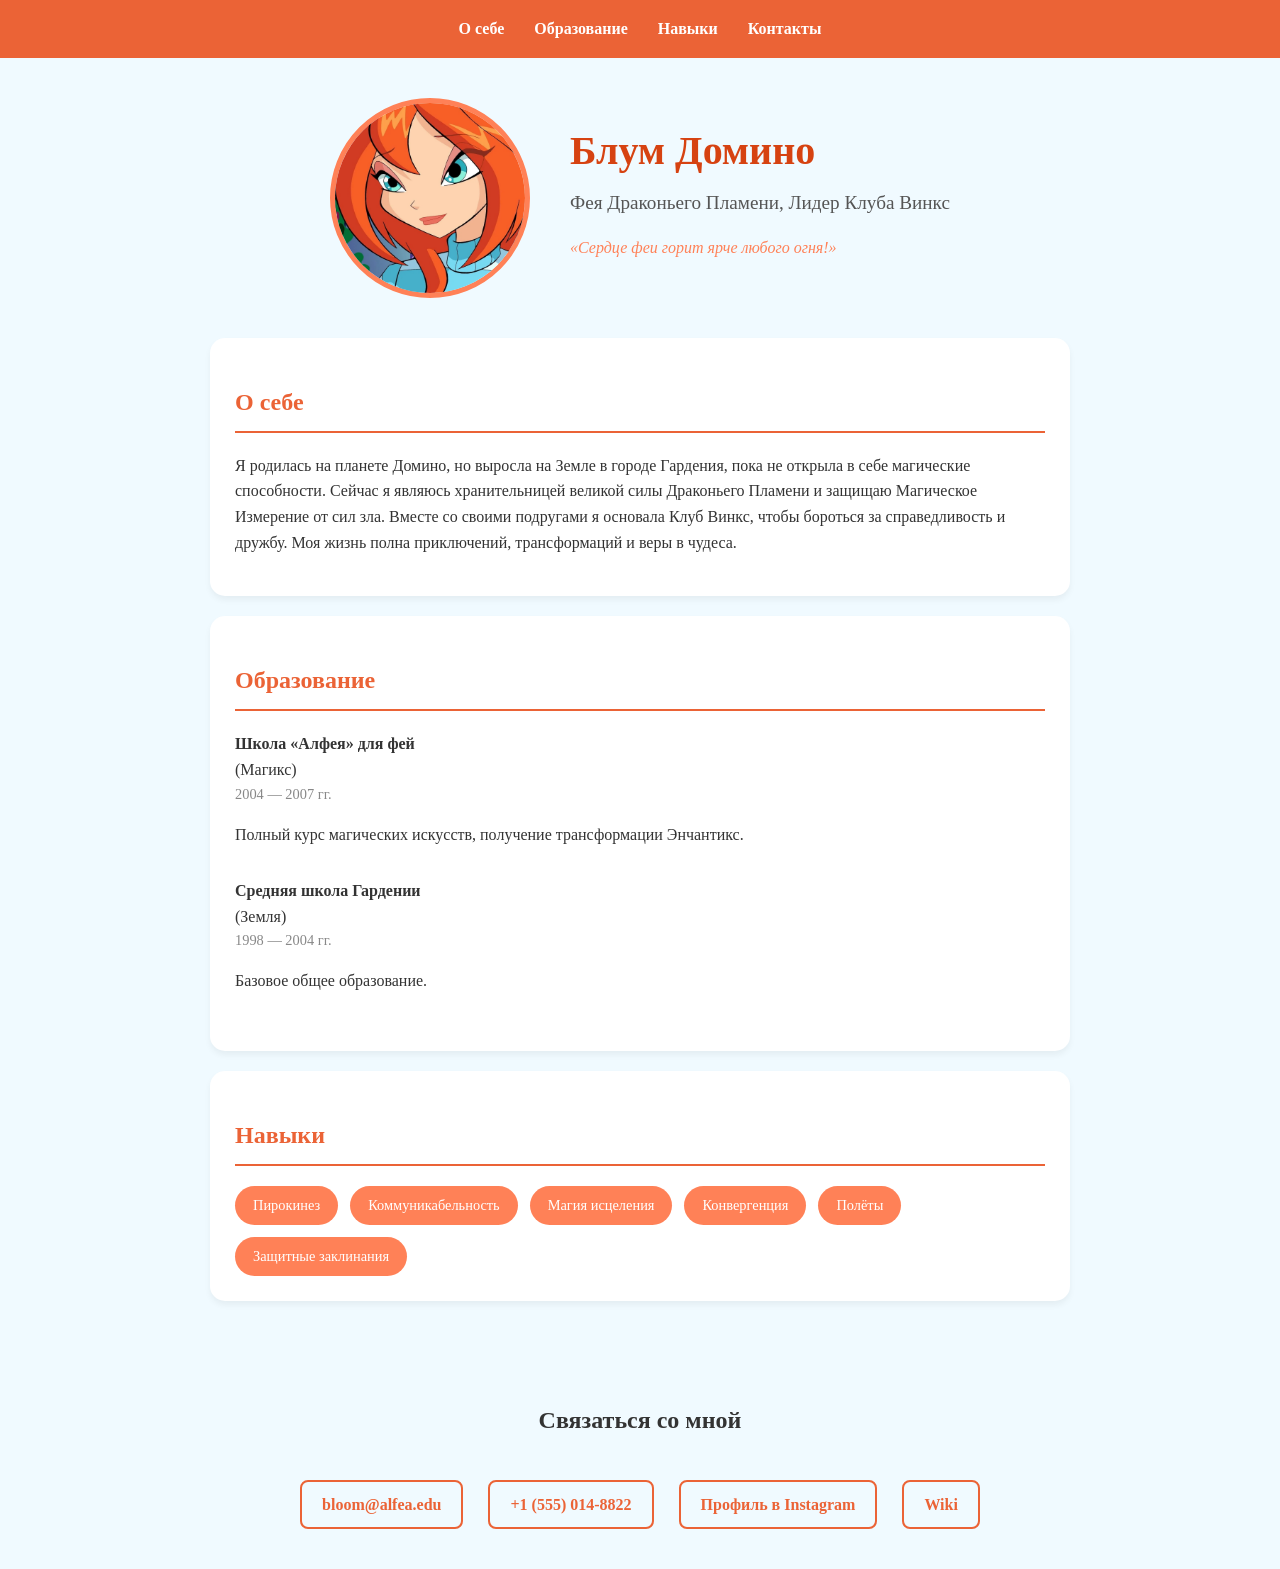
<file: task1/index.html>
<!DOCTYPE html>
<html lang="ru">
<head>
    <meta charset="utf-8">
    <meta name="viewport" content="width=device-width, initial-scale=1">
    <title>Резюме — Блум из Винкс</title>
    <link rel="stylesheet" href="style.css">
</head>
<body>

<nav class="top-nav">
    <ul class="nav-list">
        <li><a href="#about">О себе</a></li>
        <li><a href="#education">Образование</a></li>
        <li><a href="#skills">Навыки</a></li>
        <li><a href="#contacts">Контакты</a></li>
    </ul>
</nav>

<header class="main-header">
    <div class="header-content">
        <img src="bloom.jpg" alt="Блум" class="avatar">
        <div class="header-text">
            <h1>Блум Домино</h1>
            <p class="job-title">Фея Драконьего Пламени, Лидер Клуба Винкс</p>
            <p class="slogan">«Сердце феи горит ярче любого огня!»</p>
        </div>
    </div>
</header>

<main>
    <section id="about" class="section-card">
        <article>
            <h2>О себе</h2>
            <p>Я родилась на планете Домино, но выросла на Земле в городе Гардения, пока не открыла в себе магические способности.
                Сейчас я являюсь хранительницей великой силы Драконьего Пламени и защищаю Магическое Измерение от сил зла.
                Вместе со своими подругами я основала Клуб Винкс, чтобы бороться за справедливость и дружбу.
                Моя жизнь полна приключений, трансформаций и веры в чудеса.</p>
        </article>
    </section>

    <section id="education" class="section-card">
        <h2>Образование</h2>
        <ul class="education-list">
            <li>
                <strong>Школа «Алфея» для фей</strong> (Магикс)
                <span class="years">2004 — 2007 гг.</span>
                <p>Полный курс магических искусств, получение трансформации Энчантикс.</p>
            </li>
            <li>
                <strong>Средняя школа Гардении</strong> (Земля)
                <span class="years">1998 — 2004 гг.</span>
                <p>Базовое общее образование.</p>
            </li>
        </ul>
    </section>

    <section id="skills" class="section-card">
        <h2>Навыки</h2>
        <div class="skills-container">
            <span class="skill">Пирокинез</span>
            <span class="skill">Коммуникабельность</span>
            <span class="skill">Магия исцеления</span>
            <span class="skill">Конвергенция</span>
            <span class="skill">Полёты</span>
            <span class="skill">Защитные заклинания</span>
        </div>
    </section>
</main>

<footer id="contacts" class="main-footer">
    <h2>Связаться со мной</h2>
    <div class="contact-links">
        <a href="mailto:bloom@alfea.edu">bloom@alfea.edu</a>
        <a href="tel:+15550148222">+1 (555) 014-8822</a>
        <a href="https://www.instagram.com/winx5818/" target="_blank">Профиль в Instagram</a>
        <a href="https://winxopedia.fandom.com/ru/wiki/Блум" target="_blank">Wiki</a>
    </div>

</footer>

</body>
</html>
</file>
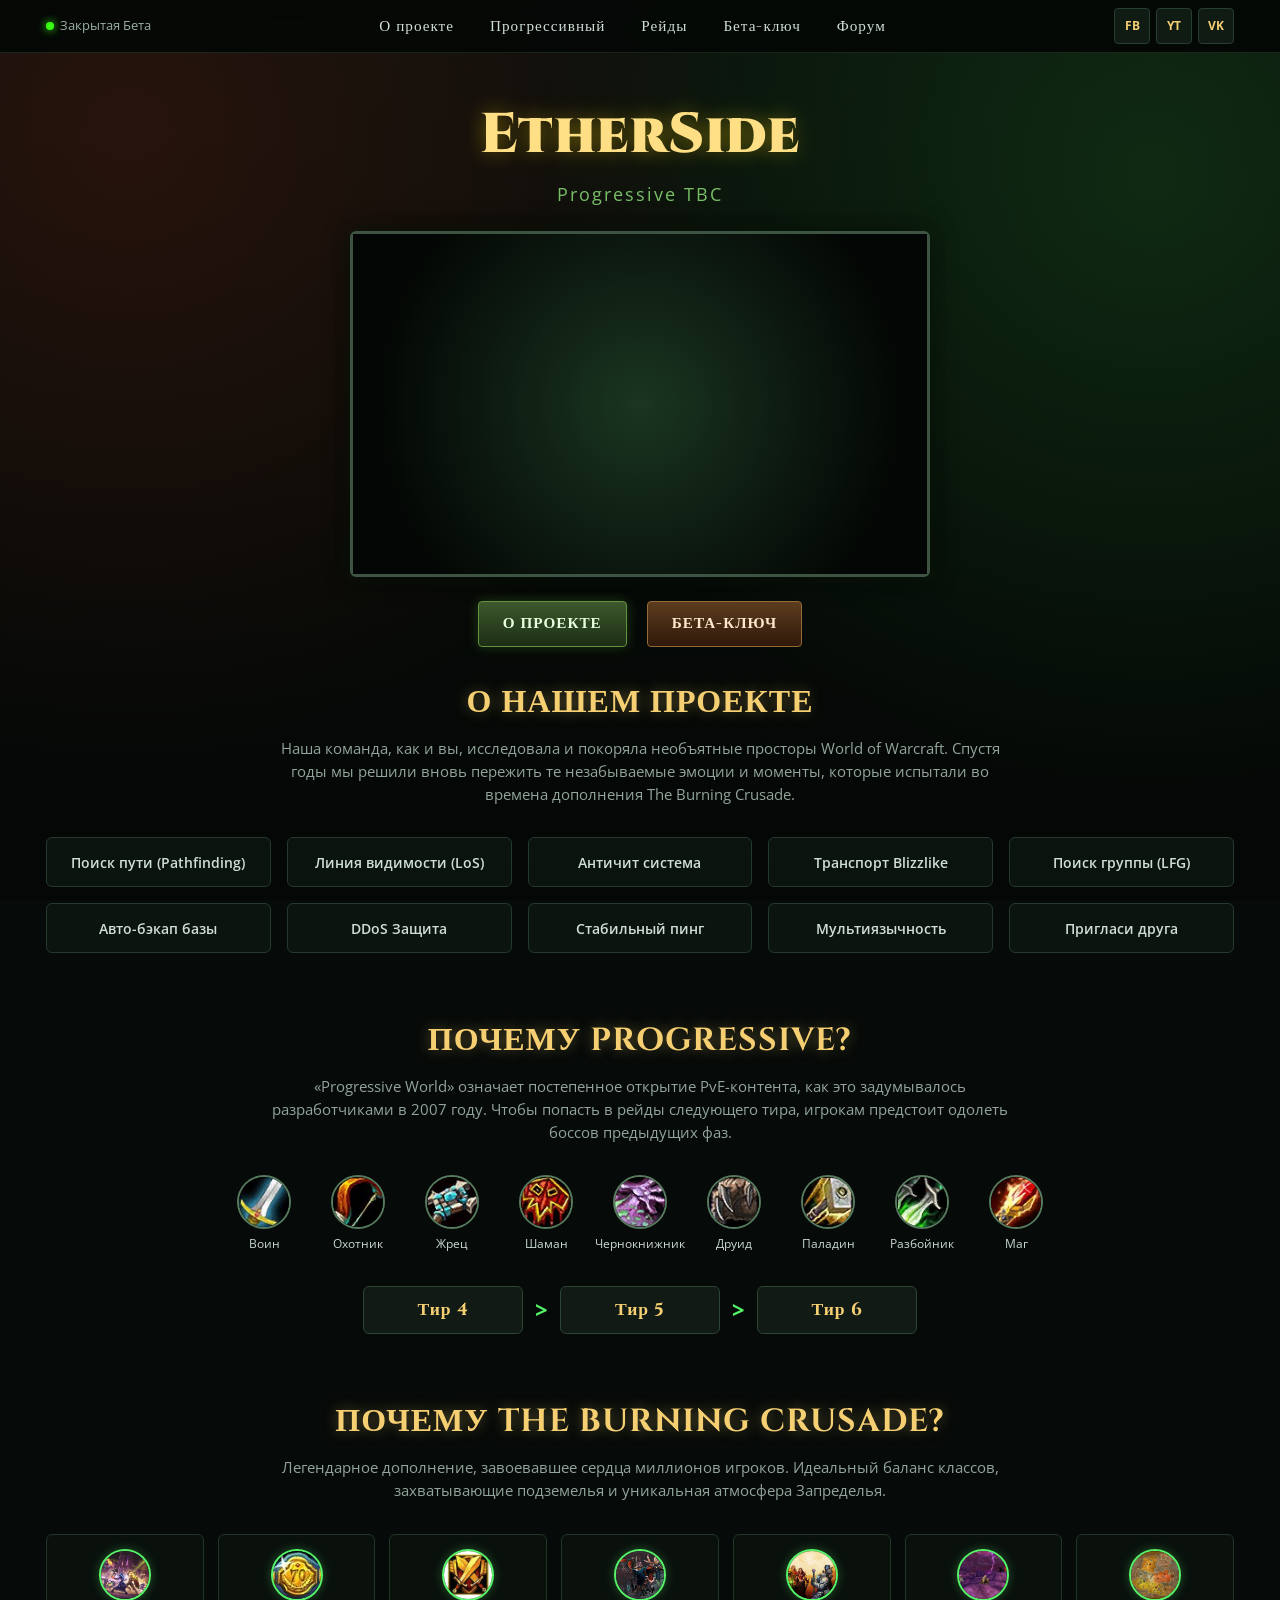
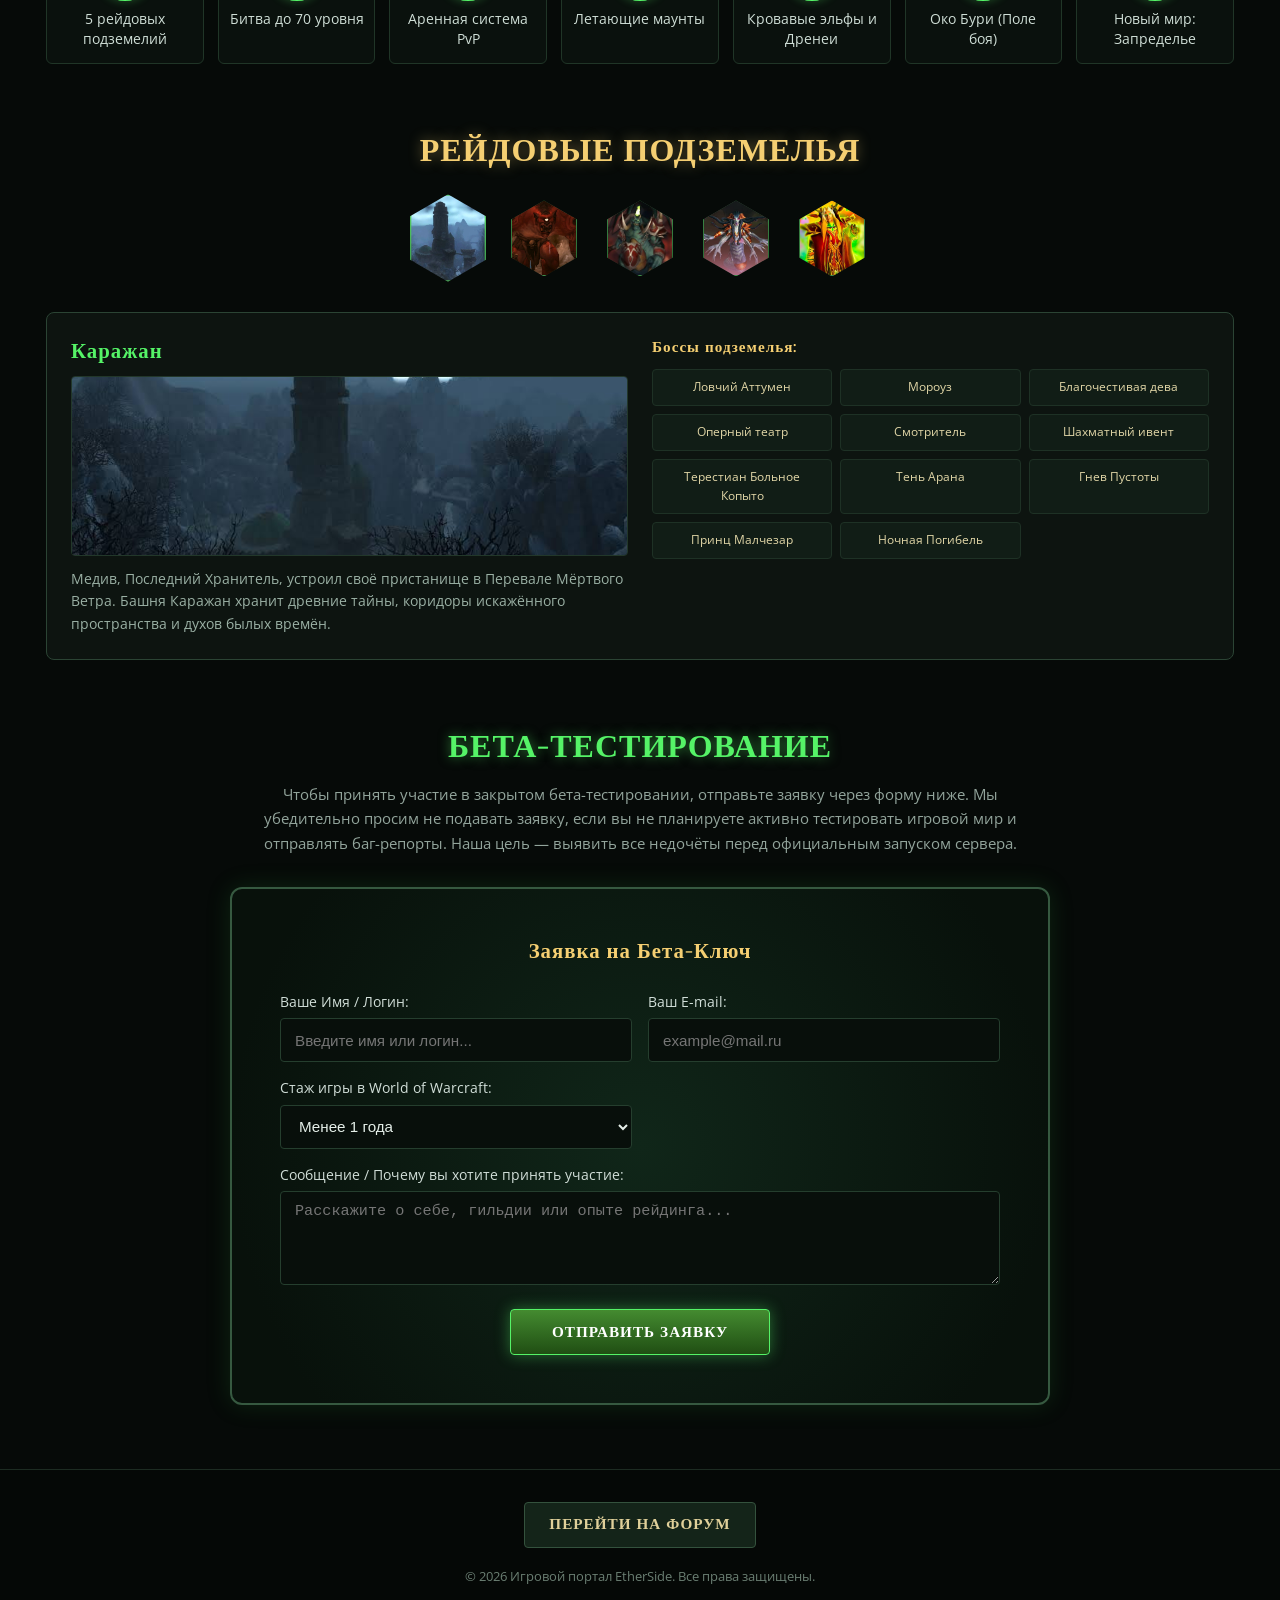
<file: task2/index.html>
<!DOCTYPE html>
<html lang="ru">
<head>
    <meta charset="UTF-8">
    <meta name="viewport" content="width=device-width, initial-scale=1.0">
    <title>EtherSide — Progressive The Burning Crusade</title>
    <link rel="stylesheet" href="style.css">
    <link rel="preconnect" href="https://fonts.googleapis.com">
    <link rel="preconnect" href="https://fonts.gstatic.com" crossorigin>
    <link href="https://fonts.googleapis.com/css2?family=Cinzel:wght@600;700;900&family=Open+Sans:wght@400;600&display=swap" rel="stylesheet">
</head>
<body>

<header class="top-bar">
    <div class="container top-bar-content">

        <div class="status-box">
            <span class="status-glow-dot"></span> Закрытая Бета
        </div>

        <nav class="site-nav">
            <ul class="nav-menu">
                <li class="nav-item"><a href="#about" class="nav-link">О проекте</a></li>
                <li class="nav-item"><a href="#why-progressive" class="nav-link">Прогрессивный</a></li>
                <li class="nav-item"><a href="#raids" class="nav-link">Рейды</a></li>
                <li class="nav-item"><a href="#beta-key" class="nav-link">Бета-ключ</a></li>
                <li class="nav-item"><a href="#" class="nav-link">Форум</a></li>
            </ul>
        </nav>

        <button class="menu-toggle" aria-label="Открыть мобильное меню">
            <span class="hamburger-line"></span>
            <span class="hamburger-line"></span>
            <span class="hamburger-line"></span>
        </button>

        <div class="social-links">
            <a href="https://www.facebook.com/etherside/" class="social-btn" title="Facebook">FB</a>
            <a href="https://www.youtube.com/hashtag/etherside" class="social-btn" title="YouTube">YT</a>
            <a href="https://vk.ru/etherside_com" class="social-btn" title="Вконтакте">VK</a>
        </div>
    </div>

</header>

<section class="hero-section">
    <div class="container hero-content">
        <div class="logo-box">
            <h1 class="logo-title">EtherSide</h1>
            <p class="logo-subtitle">Progressive TBC</p>
        </div>


        <div class="portal-frame">
            <div class="portal-screen">
                <iframe
                        src="https://www.youtube.com/embed/IBHL_-biMrQ?si=1_rrmetNTOpdJfbw&amp;start=7"
                        title="EtherSide Trailer"
                        allow="accelerometer; autoplay; clipboard-write; encrypted-media; gyroscope; picture-in-picture; web-share"
                        allowfullscreen>
                </iframe>
            </div>
        </div>

        <div class="hero-buttons">
            <a href="#about" class="btn btn-primary">О проекте</a>
            <a href="#beta-key" class="btn btn-secondary">Бета-ключ</a>
        </div>
    </div>
</section>

<main class="page-layout-grid">

    <section id="about" class="content-section">
        <div class="container">
            <h2 class="section-title">О нашем проекте</h2>
            <p class="section-desc">
                Наша команда, как и вы, исследовала и покоряла необъятные просторы World of Warcraft.
                Спустя годы мы решили вновь пережить те незабываемые эмоции и моменты, которые испытали во времена дополнения The Burning Crusade.
            </p>

            <div class="features-grid">
                <div class="feature-item">Поиск пути (Pathfinding)</div>
                <div class="feature-item">Линия видимости (LoS)</div>
                <div class="feature-item">Античит система</div>
                <div class="feature-item">Транспорт Blizzlike</div>
                <div class="feature-item">Поиск группы (LFG)</div>
                <div class="feature-item">Авто-бэкап базы</div>
                <div class="feature-item">DDoS Защита</div>
                <div class="feature-item">Стабильный пинг</div>
                <div class="feature-item">Мультиязычность</div>
                <div class="feature-item">Пригласи друга</div>
            </div>
        </div>
    </section>

    <section id="why-progressive" class="content-section">
        <div class="container">
            <h2 class="section-title">Почему Progressive?</h2>
            <p class="section-desc">
                «Progressive World» означает постепенное открытие PvE-контента, как это задумывалось разработчиками в 2007 году.
                Чтобы попасть в рейды следующего тира, игрокам предстоит одолеть боссов предыдущих фаз.
            </p>

            <div class="classes-row">
                <div class="class-card">
                    <div class="class-img-box"><img src="img/class-warrior.jpg" alt="Воин"></div>
                    <span class="class-name">Воин</span>
                </div>
                <div class="class-card">
                    <div class="class-img-box"><img src="img/class-hunter.jpg" alt="Охотник"></div>
                    <span class="class-name">Охотник</span>
                </div>
                <div class="class-card">
                    <div class="class-img-box"><img src="img/class-priest.jpg" alt="Жрец"></div>
                    <span class="class-name">Жрец</span>
                </div>
                <div class="class-card">
                    <div class="class-img-box"><img src="img/class-shaman.jpg" alt="Шаман"></div>
                    <span class="class-name">Шаман</span>
                </div>
                <div class="class-card">
                    <div class="class-img-box"><img src="img/class-warlock.jpg" alt="Чернокнижник"></div>
                    <span class="class-name">Чернокнижник</span>
                </div>
                <div class="class-card">
                    <div class="class-img-box"><img src="img/class-druid.jpg" alt="Друид"></div>
                    <span class="class-name">Друид</span>
                </div>
                <div class="class-card">
                    <div class="class-img-box"><img src="img/class-paladin.jpg" alt="Паладин"></div>
                    <span class="class-name">Паладин</span>
                </div>
                <div class="class-card">
                    <div class="class-img-box"><img src="img/class-rogue.jpg" alt="Разбойник"></div>
                    <span class="class-name">Разбойник</span>
                </div>
                <div class="class-card">
                    <div class="class-img-box"><img src="img/class-mage.jpg" alt="Маг"></div>
                    <span class="class-name">Маг</span>
                </div>
            </div>

            <div class="tiers-flow">
                <div class="tier-card"><span class="tier-title">Тир 4</span></div>
                <div class="tier-next">&gt;</div>
                <div class="tier-card"><span class="tier-title">Тир 5</span></div>
                <div class="tier-next">&gt;</div>
                <div class="tier-card"><span class="tier-title">Тир 6</span></div>
            </div>
        </div>
    </section>

    <section class="content-section">
        <div class="container">
            <h2 class="section-title">Почему The Burning Crusade?</h2>
            <p class="section-desc">
                Легендарное дополнение, завоевавшее сердца миллионов игроков. Идеальный баланс классов, захватывающие подземелья и уникальная атмосфера Запределья.
            </p>

            <div class="tbc-features-grid">
                <div class="tbc-feature-badge">
                    <div class="badge-ring">
                        <img src="img/tbc-raids.jpg" alt="5 рейдов" >
                    </div>
                    <span>5 рейдовых подземелий</span>
                </div>

                <div class="tbc-feature-badge">
                    <div class="badge-ring">
                        <img src="img/tbc-level70.jpg" alt="70 уровень">
                    </div>
                    <span>Битва до 70 уровня</span>
                </div>

                <div class="tbc-feature-badge">
                    <div class="badge-ring">
                        <img src="img/tbc-pvp.jpg" alt="PvP Арены">
                    </div>
                    <span>Аренная система PvP</span>
                </div>

                <div class="tbc-feature-badge">
                    <div class="badge-ring">
                        <img src="img/tbc-mounts.jpg" alt="Летающие маунты">
                    </div>
                    <span>Летающие маунты</span>
                </div>

                <div class="tbc-feature-badge">
                    <div class="badge-ring">
                        <img src="img/tbc-races.jpg" alt="Новые расы">
                    </div>
                    <span>Кровавые эльфы и Дренеи</span>
                </div>

                <div class="tbc-feature-badge">
                    <div class="badge-ring">
                        <img src="img/tbc-bg.jpg" alt="Око Бури">
                    </div>
                    <span>Око Бури (Поле боя)</span>
                </div>

                <div class="tbc-feature-badge">
                    <div class="badge-ring">
                        <img src="img/tbc-outland.jpg" alt="Запределье">
                    </div>
                    <span>Новый мир: Запределье</span>
                </div>
            </div>
        </div>
    </section>

    <section id="raids" class="content-section">
        <div class="container">
            <h2 class="section-title">Рейдовые подземелья</h2>

            <input type="radio" name="dungeon-select" id="dungeon-tab-1" class="dungeon-radio" checked>
            <input type="radio" name="dungeon-select" id="dungeon-tab-2" class="dungeon-radio">
            <input type="radio" name="dungeon-select" id="dungeon-tab-3" class="dungeon-radio">
            <input type="radio" name="dungeon-select" id="dungeon-tab-4" class="dungeon-radio">
            <input type="radio" name="dungeon-select" id="dungeon-tab-5" class="dungeon-radio">

            <div class="hex-tabs-row">
                <label for="dungeon-tab-1" class="hex-tab" id="label-dungeon-1" >
                    <div class="hexagon-shape">
                        <img src="img/raid-karazhan-icon.jpg" alt="Каражан" >
                    </div>
                </label>

                <label for="dungeon-tab-2" class="hex-tab" id="label-dungeon-2">
                    <div class="hexagon-shape">
                        <img src="img/raid-gruul-icon.jpg" alt="Логово Груула" >
                    </div>
                </label>

                <label for="dungeon-tab-3" class="hex-tab" id="label-dungeon-3">
                    <div class="hexagon-shape">
                        <img src="img/raid-magtheridon-icon.jpg" alt="Логово Магтеридона" >
                    </div>
                </label>

                <label for="dungeon-tab-4" class="hex-tab" id="label-dungeon-4">
                    <div class="hexagon-shape">
                        <img src="img/raid-ssc-icon.jpg" alt="Змеиное святилище">
                    </div>
                </label>

                <label for="dungeon-tab-5" class="hex-tab" id="label-dungeon-5">
                    <div class="hexagon-shape">
                        <img src="img/raid-tk-icon.jpg" alt="Крепость Бурь" >
                    </div>
                </label>
            </div>

            <div class="dungeon-cards-wrap">


                <article class="dungeon-view" id="view-karazhan">
                    <div class="dungeon-main-info">
                        <h3 class="dungeon-view-title">Каражан</h3>
                        <div class="dungeon-big-img-box">
                            <img src="img/raid-karazhan-big.jpg" alt="Арт Каражана">
                        </div>
                        <p class="dungeon-lore">
                            Медив, Последний Хранитель, устроил своё пристанище в Перевале Мёртвого Ветра. Башня Каражан хранит древние тайны, коридоры искажённого пространства и духов былых времён.
                        </p>
                    </div>
                    <div class="dungeon-bosses-box">
                        <h4>Боссы подземелья:</h4>
                        <div class="boss-grid">
                            <span class="boss-tag">Ловчий Аттумен</span>
                            <span class="boss-tag">Мороуз</span>
                            <span class="boss-tag">Благочестивая дева</span>
                            <span class="boss-tag">Оперный театр</span>
                            <span class="boss-tag">Смотритель</span>
                            <span class="boss-tag">Шахматный ивент</span>
                            <span class="boss-tag">Терестиан Больное Копыто</span>
                            <span class="boss-tag">Тень Арана</span>
                            <span class="boss-tag">Гнев Пустоты</span>
                            <span class="boss-tag">Принц Малчезар</span>
                            <span class="boss-tag">Ночная Погибель</span>
                        </div>
                    </div>
                </article>


                <article class="dungeon-view" id="view-gruul">
                    <div class="dungeon-main-info">
                        <h3 class="dungeon-view-title">Логово Груула</h3>
                        <div class="dungeon-big-img-box">
                            <img src="img/raid-gruul-big.jpg" alt="Арт Логова Груула">
                        </div>
                        <p class="dungeon-lore">
                            В глубинах Острогорья восседает Груул Драконобой — прародитель гроннов. Его чудовищная сила заставила даже драконов Смертокрыла трепетать от страха.
                        </p>
                    </div>
                    <div class="dungeon-bosses-box">
                        <h4>Боссы подземелья:</h4>
                        <div class="boss-grid">
                            <span class="boss-tag">Король Молгар</span>
                            <span class="boss-tag">Груул Драконобой</span>
                        </div>
                    </div>
                </article>


                <article class="dungeon-view" id="view-magtheridon">
                    <div class="dungeon-main-info">
                        <h3 class="dungeon-view-title">Логово Магтеридона</h3>
                        <div class="dungeon-big-img-box">
                            <img src="img/raid-magtheridon-big.jpg" alt="Арт Магтеридона" >
                        </div>
                        <p class="dungeon-lore">
                            Под Цитаделью Адского Пламени заточён бывший владыка Запределья — властитель преисподней Магтеридон, чья кровь используется для создания орков Скверны.
                        </p>
                    </div>
                    <div class="dungeon-bosses-box">
                        <h4>Боссы подземелья:</h4>
                        <div class="boss-grid">
                            <span class="boss-tag">Магтеридон</span>
                        </div>
                    </div>
                </article>


                <article class="dungeon-view" id="view-ssc">
                    <div class="dungeon-main-info">
                        <h3 class="dungeon-view-title">Змеиное святилище</h3>
                        <div class="dungeon-big-img-box">
                            <img src="img/raid-ssc-big.jpg" alt="Арт Змеиного святилища" >
                        </div>
                        <p class="dungeon-lore">
                            Обитель леди Вайш на дне Резервуара Кривого Клыка в Зангартопи. Наги выкачивают драгоценную воду Запределья для контроля над всем регионом.
                        </p>
                    </div>
                    <div class="dungeon-bosses-box">
                        <h4>Боссы подземелья:</h4>
                        <div class="boss-grid">
                            <span class="boss-tag">Гидросс Расколотый</span>
                            <span class="boss-tag">Скрытень из глубин</span>
                            <span class="boss-tag">Леотерас Слепец</span>
                            <span class="boss-tag">Повелитель глубин Каратресс</span>
                            <span class="boss-tag">Морогрим Волноступ</span>
                            <span class="boss-tag">Леди Вайш</span>
                        </div>
                    </div>
                </article>


                <article class="dungeon-view" id="view-tk">
                    <div class="dungeon-main-info">
                        <h3 class="dungeon-view-title">Крепость Бурь</h3>
                        <div class="dungeon-big-img-box">
                            <img src="img/raid-tk-big.jpg" alt="Арт Крепости Бурь">
                        </div>
                        <p class="dungeon-lore">
                            Величественный наару-корабль, парящий в небесах Пустоверти. Здесь принц Кель'тас Солнечный Скиталец накапливает колоссальные объёмы тайной магии.
                        </p>
                    </div>
                    <div class="dungeon-bosses-box">
                        <h4>Боссы подземелья:</h4>
                        <div class="boss-grid">
                            <span class="boss-tag">Ал'ар (Феникс)</span>
                            <span class="boss-tag">Страж Бездны</span>
                            <span class="boss-tag">Верховный звездочет Солариан</span>
                            <span class="boss-tag">Кель'тас Солнечный Скиталец</span>
                        </div>
                    </div>
                </article>

            </div>
        </div>
    </section>


    <section id="beta-key" class="content-section form-section">

        <div class="container">
            <div class="beta-info-card">
                <h2 class="section-title glow-green">Бета-тестирование</h2>
                <p class="beta-rules-text">
                    Чтобы принять участие в закрытом бета-тестировании, отправьте заявку через форму ниже. Мы убедительно просим не подавать заявку, если вы не планируете активно тестировать игровой мир и отправлять баг-репорты. Наша цель — выявить все недочёты перед официальным запуском сервера.
                </p>
            </div>

            <div class="portal-form-wrapper">
                <h3 class="form-title">Заявка на Бета-Ключ</h3>

                <form class="beta-form" onsubmit="return false;">
                    <div class="form-grid">

                        <div class="form-group">
                            <label for="userName" class="form-label">Ваше Имя / Логин:</label>
                            <input type="text" id="userName" name="userName" class="form-input" placeholder="Введите имя или логин..." required>
                        </div>

                        <div class="form-group">
                            <label for="userEmail" class="form-label">Ваш E-mail:</label>
                            <input type="email" id="userEmail" name="userEmail" class="form-input" placeholder="example@mail.ru" required>
                        </div>

                        <div class="form-group">
                            <label for="userExp" class="form-label">Стаж игры в World of Warcraft:</label>
                            <select id="userExp" name="userExp" class="form-select">
                                <option value="1">Менее 1 года</option>
                                <option value="3">От 1 до 3 лет</option>
                                <option value="5">От 3 до 5 лет</option>
                                <option value="7">Ветеран TBC</option>
                            </select>
                        </div>

                        <div class="form-group full-width">
                            <label for="userMessage" class="form-label">Сообщение / Почему вы хотите принять участие:</label>
                            <textarea id="userMessage" name="userMessage" rows="4" class="form-textarea" placeholder="Расскажите о себе, гильдии или опыте рейдинга..." required></textarea>
                        </div>

                    </div>

                    <div class="form-actions">
                        <button type="submit" class="btn btn-submit">Отправить заявку</button>
                    </div>
                </form>
            </div>
        </div>
    </section>

</main>

<footer class="site-footer">
    <div class="container footer-content">
        <a href="#" class="btn btn-forum">Перейти на форум</a>
        <p class="copyright">© 2026 Игровой портал EtherSide. Все права защищены.</p>
    </div>
</footer>

</body>
</html>
</file>
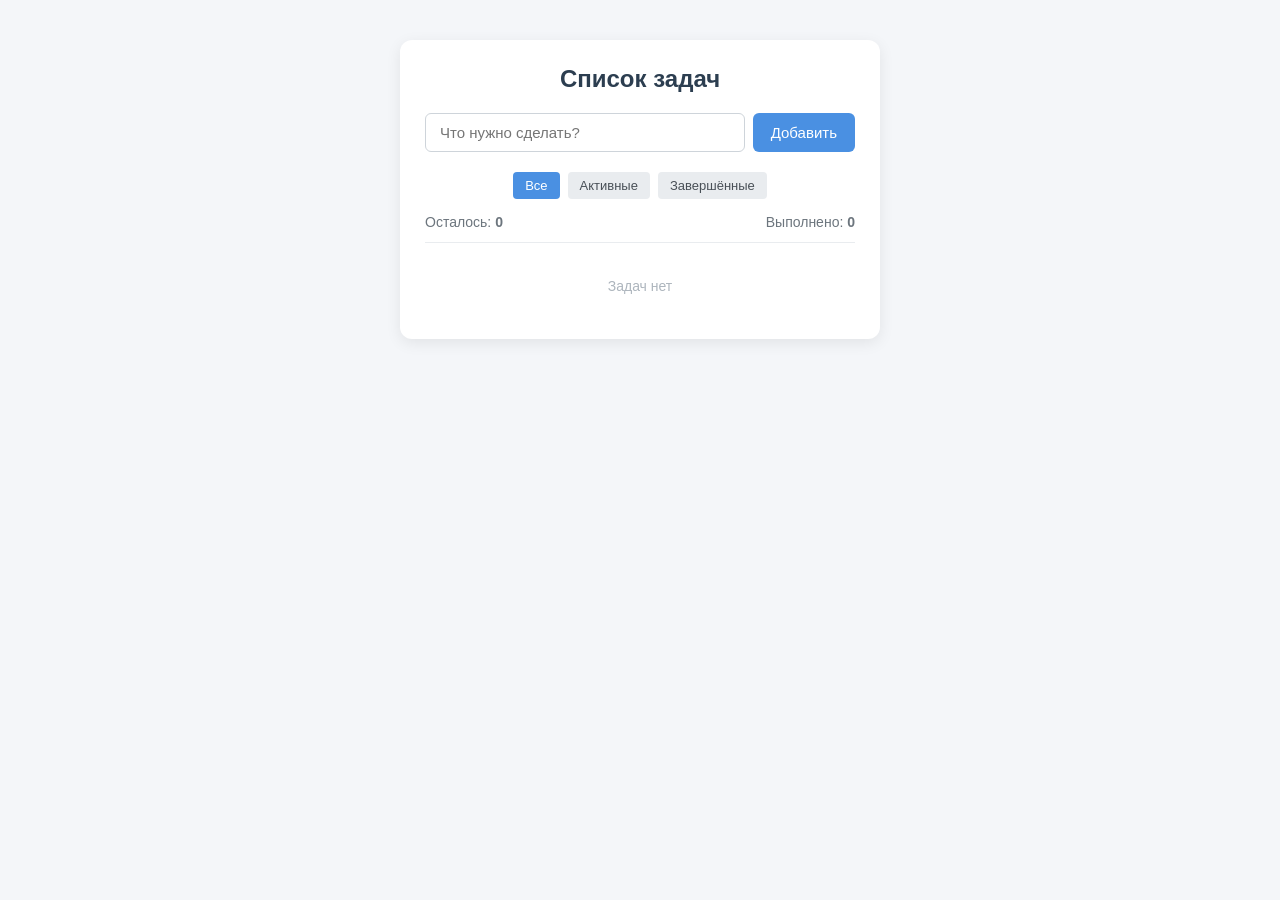
<file: task3/index.html>
<!DOCTYPE html>
<html lang="ru">
<head>
    <meta charset="UTF-8">
    <meta name="viewport" content="width=device-width, initial-scale=1.0">
    <title>Todo List</title>
    <link rel="stylesheet" href="style.css">
    <script src="script.js" defer></script>
</head>
<body>
<div class="todo-app">
    <h1>Список задач</h1>

    <form id="todo-form" class="todo-form">
        <input
                type="text"
                id="todo-input"
                placeholder="Что нужно сделать?"
                autocomplete="off"
        >
        <button type="submit" id="add-btn">Добавить</button>
    </form>

    <div class="filters">
        <button type="button" class="filter-btn active" data-filter="all">Все</button>
        <button type="button" class="filter-btn" data-filter="active">Активные</button>
        <button type="button" class="filter-btn" data-filter="completed">Завершённые</button>
    </div>

    <div class="counters">
        <span>Осталось: <strong id="remaining-count">0</strong></span>
        <span>Выполнено: <strong id="completed-count">0</strong></span>
    </div>

    <ul id="todo-list" class="todo-list"></ul>
</div>
</body>
</html>
</file>
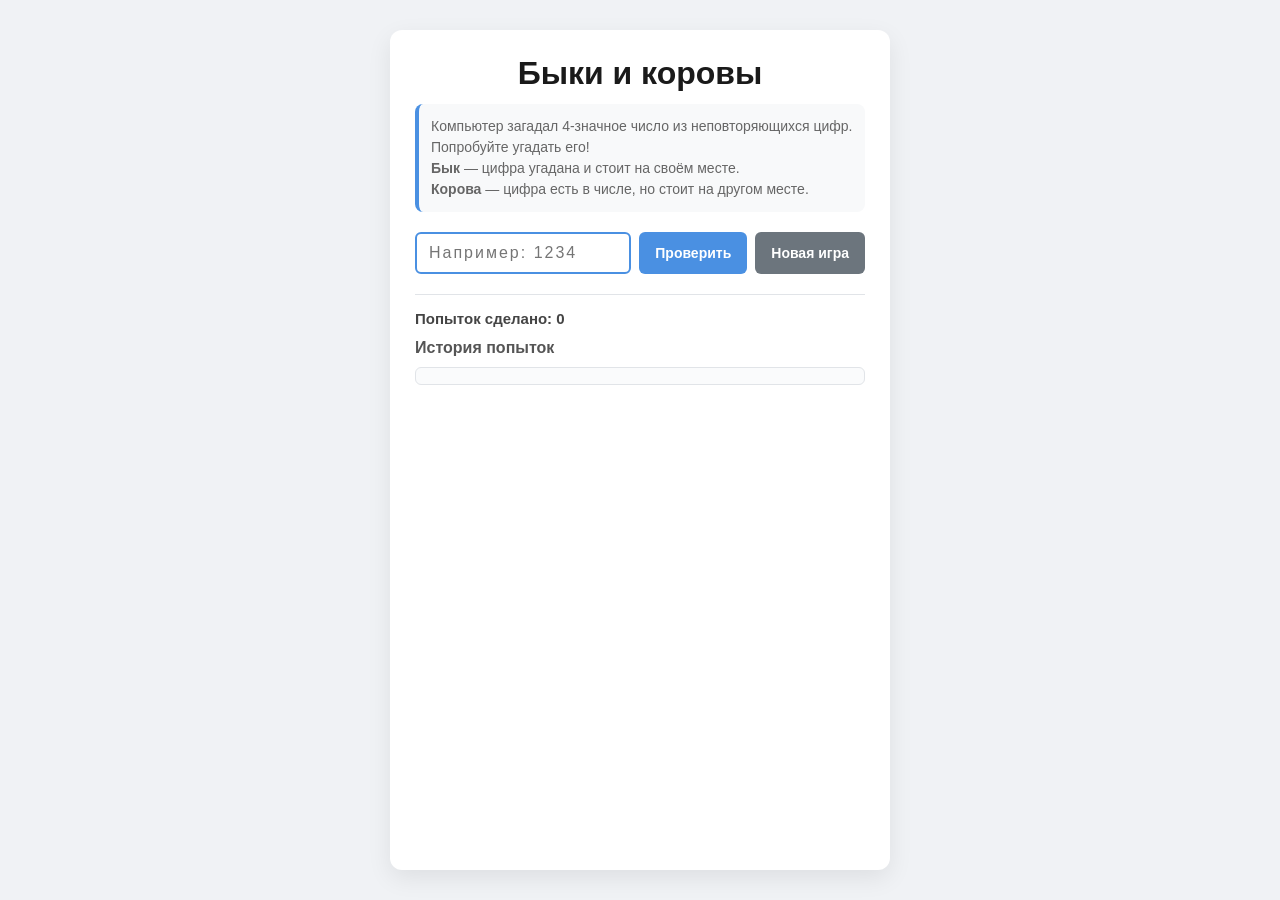
<file: task4/index.html>
<!DOCTYPE html>
<html lang="ru">
<head>
    <meta charset="UTF-8">
    <meta name="viewport" content="width=device-width, initial-scale=1.0">
    <title>Лабораторная работа №4</title>
    <link rel="stylesheet" href="style.css">
</head>
<body>
<div class="game-container">
    <h1>Быки и коровы</h1>
    <p class="rules">
        Компьютер загадал 4-значное число из неповторяющихся цифр.
        Попробуйте угадать его!<br>
        <strong>Бык</strong> — цифра угадана и стоит на своём месте.<br>
        <strong>Корова</strong> — цифра есть в числе, но стоит на другом месте.
    </p>

    <div id="message-box" class="message-box hidden"></div>

    <div class="controls-card">
        <form id="guess-form" autocomplete="off" onsubmit="return false;">
            <input
                    type="text"
                    id="guess-input"
                    maxlength="4"
                    placeholder="Например: 1234"
                    autofocus
            >
            <button type="submit" id="guess-btn">Проверить</button>
            <button type="button" id="new-game-btn">Новая игра</button>
        </form>
    </div>

    <div class="stats-card">
        <div class="counter-box">
            Попыток сделано: <span id="attempts-count">0</span>
        </div>

        <h2>История попыток</h2>
        <div class="history-container">
            <ul id="history-list">
            </ul>
        </div>
    </div>
</div>

<script src="script.js"></script>
</body>
</html>
</file>
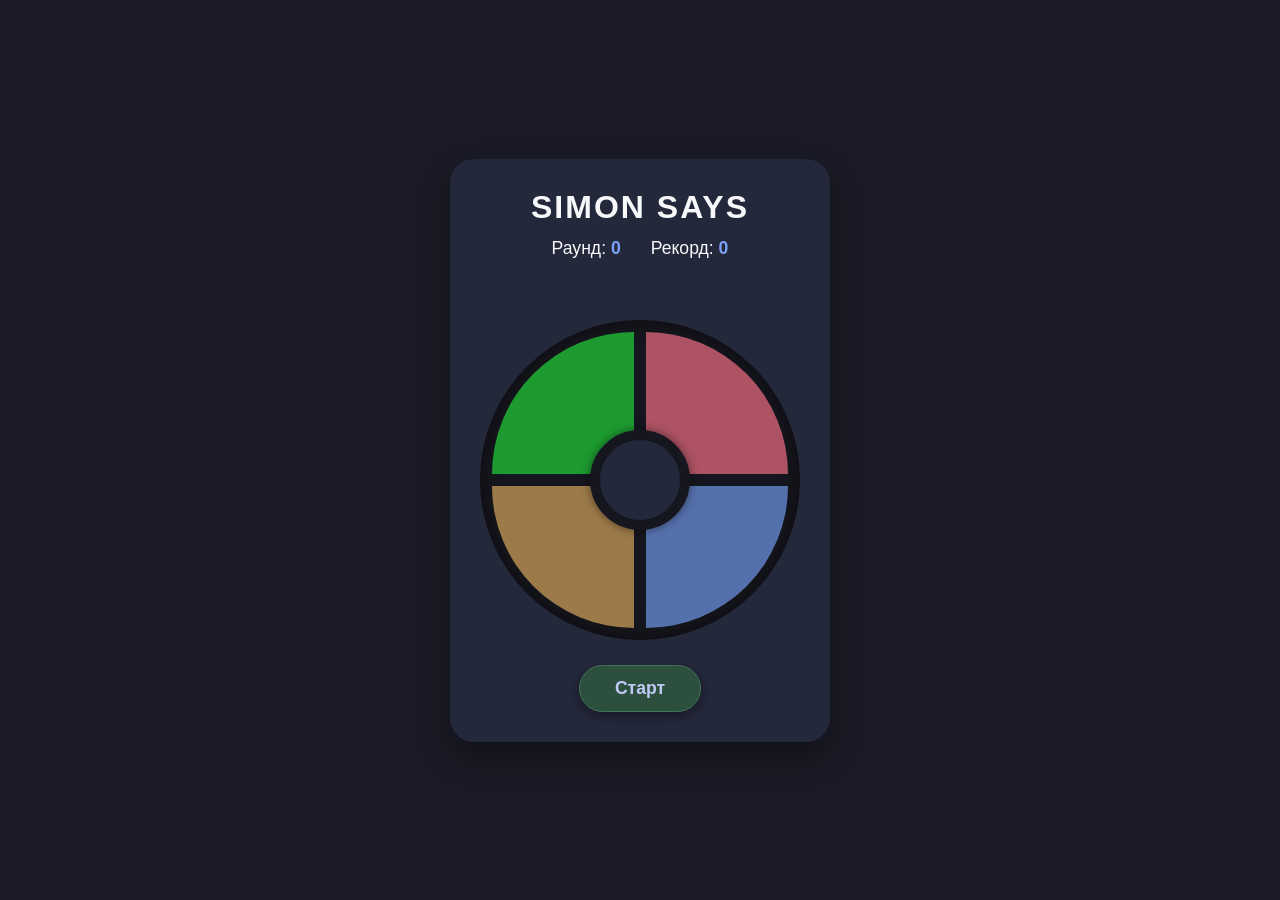
<file: task5/index.html>
<!DOCTYPE html>
<html lang="ru">
<head>
    <meta charset="UTF-8">
    <meta name="viewport" content="width=device-width, initial-scale=1.0">
    <title>Игра Simon</title>
    <link rel="stylesheet" href="style.css">
</head>
<body>

<main class="game-wrapper">
    <header class="game-header">
        <h1>Simon Says</h1>
        <div class="stats-panel">
            <div class="stat-item">
                <span class="stat-label">Раунд:</span>
                <span id="current-score" class="stat-value">0</span>
            </div>
            <div class="stat-item">
                <span class="stat-label">Рекорд:</span>
                <span id="best-score" class="stat-value">0</span>
            </div>
        </div>
        <p id="status-message" class="status-text"></p>
    </header>

    <div class="simon-board" id="board">
        <button class="sector sector-green" data-index="0" aria-label="Зеленый"></button>
        <button class="sector sector-red" data-index="1" aria-label="Красный"></button>
        <button class="sector sector-yellow" data-index="2" aria-label="Желтый"></button>
        <button class="sector sector-blue" data-index="3" aria-label="Синий"></button>
        <div class="center-hub"></div>
    </div>

    <div class="controls">
        <button id="start-btn" class="btn-start">Старт</button>
    </div>
</main>

<script src="script.js"></script>
</body>
</html>
</file>
<file: task1/style.css>
* {
    box-sizing: border-box;
}

body {
    margin: 0;
    font-family: Trebuchet MS;
    line-height: 1.6;
    background-color: #f0faff;
    color: #333;

    display: flex;
    flex-direction: column;
    align-items: center;
}


.top-nav {
    width: 100%;
    background-color: #eb6336;
    padding: 1rem 0;
    display: flex;
    justify-content: center;
}

.nav-list {
    display: flex;
    list-style: none;
    padding: 0;
    margin: 0;
    gap: 30px;
}

.nav-list a {
    text-decoration: none;
    color: white;
    font-weight: bold;
    transition: color 0.3s ease;
}

.nav-list a:hover {
    color: #f08662;
}


.main-header {
    width: 100%;
    max-width: 900px;
    padding: 40px 20px;
    display: flex;
    justify-content: center;
}

.header-content {
    display: flex;
    align-items: center;
    gap: 40px;
    flex-wrap: wrap;
}

.avatar {
    width: 200px;
    height: 200px;
    border-radius: 50%;
    border: 5px solid #ff8157;
    object-fit: cover;
}

.header-text h1 {
    margin: 0;
    color: #d64211; /* Блум */
    font-size: 2.5rem;
}

.job-title {
    font-size: 1.2rem;
    color: #555;
    margin: 5px 0;
}

.slogan {
    font-style: italic;
    color: #ff8157;
}


main {
    width: 100%;
    max-width: 900px;
    display: flex;
    flex-direction: column;
    gap: 20px;
    padding: 0 20px;
}

.section-card {
    background: white;
    padding: 25px;
    border-radius: 15px;
    box-shadow: 0 4px 6px rgba(0,0,0,0.05);
}

.section-card h2 {
    border-bottom: 2px solid #eb6336;
    padding-bottom: 10px;
    color: #eb6336;
}


.education-list {
    list-style: none;
    padding: 0;
}

.education-list li {
    margin-bottom: 15px;
    display: flex;
    flex-direction: column;
}

.years {
    color: #888;
    font-size: 0.9rem;
}


.skills-container {
    display: flex;
    flex-wrap: wrap;
    gap: 12px;
}

.skill {
    background-color: #ff8157;
    color: white;
    padding: 8px 18px;
    border-radius: 20px;
    font-size: 0.9rem;
    font-weight: 500;
}


.main-footer {
    width: 100%;
    max-width: 900px;
    margin-top: 40px;
    padding: 40px 20px;
    display: flex;
    flex-direction: column;
    align-items: center;
    gap: 20px;
}

.contact-links {
    display: flex;
    gap: 25px;
    flex-wrap: wrap;
    justify-content: center;
}

.contact-links a {
    color: #eb6336;  /* */
    text-decoration: none;
    font-weight: bold;
    border: 2px solid #eb6336;  /* */
    padding: 10px 20px;
    border-radius: 8px;
    transition: all 0.3s ease;
}


.contact-links a:hover {
    background-color: #eb6336;  /* */
    color: white;
    text-decoration: underline;
}

.copyright {
    color: #aaa;
    font-size: 0.8rem;
    margin-top: 20px;
}
</file>
<file: task2/style.css>
/* БАЗОВЫЕ НАСТРОЙКИ */
*, *::before, *::after {
  box-sizing: border-box;
  margin: 0;
  padding: 0;
}

html {
  scroll-behavior: smooth;
}

body {
  font-family: 'Open Sans', sans-serif;
  background-color: #060a08;
  background-image:
    radial-gradient(circle at 10% 15%, rgba(180, 45, 25, 0.18), transparent 45%),
    radial-gradient(circle at 90% 20%, rgba(40, 145, 50, 0.22), transparent 45%),
    linear-gradient(180deg, #090f0b 0%, #040705 100%);
  background-attachment: fixed;
  color: #cfded6;
  line-height: 1.5;
  overflow-x: hidden;
}

.container {
  width: 100%;
  max-width: 1220px;
  margin: 0 auto;
  padding: 0 16px;
}

h1, h2, h3, h4, .btn, .logo-title, .tier-title, .form-title {
  font-family: 'Cinzel', serif;
  letter-spacing: 1px;
}

.section-title {
  text-align: center;
  font-size: 1.6rem;
  color: #f5cf72;
  text-transform: uppercase;
  margin-bottom: 0.6rem;
  text-shadow: 0 0 14px rgba(245, 207, 114, 0.4);
}

.glow-green {
  color: #55f367;
  text-shadow: 0 0 12px rgba(85, 243, 103, 0.5);
}

.section-desc {
  text-align: center;
  font-size: 0.95rem;
  color: #92a49b;
  max-width: 740px;
  margin: 0 auto 2rem;
}

.btn {
  display: inline-flex;
  align-items: center;
  justify-content: center;
  min-height: 46px;
  padding: 0 24px;
  font-size: 0.95rem;
  font-weight: 700;
  text-decoration: none;
  text-transform: uppercase;
  border-radius: 4px;
  cursor: pointer;
  border: 1px solid transparent;
  transition: all 0.3s ease;
}

.btn-primary {
  background: linear-gradient(180deg, #3d582c 0%, #1c2e14 100%);
  border-color: #63923f;
  color: #e6ffe0;
  box-shadow: 0 0 12px rgba(78, 145, 41, 0.35);
}

.btn-primary:hover {
  background: linear-gradient(180deg, #507739 0%, #27431b 100%);
  box-shadow: 0 0 18px rgba(85, 243, 103, 0.6);
  transform: translateY(-2px);
}

.btn-secondary {
  background: linear-gradient(180deg, #5c3c1e 0%, #2f190a 100%);
  border-color: #966b37;
  color: #ffe8cc;
}

.btn-secondary:hover {
  background: linear-gradient(180deg, #744b24 0%, #42230e 100%);
  box-shadow: 0 0 16px rgba(230, 150, 48, 0.6);
  transform: translateY(-2px);
}

/* ВЕРХНИЙ БАР, МЕНЮ */
.top-bar {
  padding: 8px 0;
  background: rgba(5, 8, 6, 0.95);
  border-bottom: 1px solid rgba(46, 68, 53, 0.5);
  position: sticky;
  top: 0;
  z-index: 100;
  backdrop-filter: blur(8px);
}

.top-bar-content {
  display: flex;
  align-items: center;
  justify-content: space-between;
  gap: 12px;
}

.status-box {
  font-size: 0.8rem;
  color: #9ab0a2;
  display: flex;
  align-items: center;
  gap: 6px;
  white-space: nowrap;
}

.status-glow-dot {
  width: 8px;
  height: 8px;
  background: #39ff14;
  border-radius: 50%;
  box-shadow: 0 0 8px #39ff14;
}

.site-nav {
  display: none;
}

.menu-toggle {
  display: flex;
  flex-direction: column;
  justify-content: space-between;
  width: 44px;
  height: 44px;
  padding: 12px 9px;
  background: #101b14;
  border: 1px solid #283e30;
  border-radius: 4px;
  cursor: pointer;
  transition: all 0.3s ease;
}

.menu-toggle:hover {
  border-color: #55f367;
  box-shadow: 0 0 10px rgba(85, 243, 103, 0.3);
}

.hamburger-line {
  display: block;
  width: 100%;
  height: 2px;
  background-color: #55f367;
  border-radius: 2px;
  transition: background-color 0.3s ease;
}

.menu-toggle:hover .hamburger-line {
  background-color: #f5cf72;
}

.social-links {
  display: flex;
  gap: 6px;
}

.social-btn {
  display: flex;
  align-items: center;
  justify-content: center;
  width: 36px;
  height: 36px;
  border-radius: 4px;
  background: #101b14;
  color: #f5cf72;
  text-decoration: none;
  font-weight: bold;
  font-size: 0.75rem;
  border: 1px solid #283e30;
  transition: all 0.3s ease;
}

.social-btn:hover {
  border-color: #f5cf72;
  transform: scale(1.1);
}

/* ГЕРОЙ-СЕКЦИЯ */
.hero-section {
  padding: 2.5rem 0 2rem;
  text-align: center;
}

.logo-title {
  font-size: 2.5rem;
  font-weight: 900;
  color: #ffdf85;
  text-shadow: 0 0 20px rgba(255, 215, 0, 0.4);
}

.logo-subtitle {
  font-size: 1.1rem;
  color: #79bf68;
  letter-spacing: 2px;
  margin-top: 4px;
}

.portal-frame {
  margin: 1.5rem auto;
  max-width: 580px;
  border: 3px solid #3c5441;
  box-shadow: 0 0 25px rgba(0, 0, 0, 0.9), 0 0 15px rgba(45, 110, 48, 0.25);
  background: #020302;
  border-radius: 6px;
}

.portal-screen {
  height: 190px;
  display: flex;
  align-items: center;
  justify-content: center;
  background: radial-gradient(circle, #1a3521 0%, #030604 80%);
}

.portal-screen iframe {
  width: 100%;
  height: 100%;
  border: none;
  display: block;
}

.hero-buttons {
  display: flex;
  flex-direction: column;
  gap: 12px;
  justify-content: center;
  align-items: center;
}

/* СТРУКТУРНАЯ СЕТКА СТРАНИЦЫ */
.page-layout-grid {
  display: grid;
  grid-template-columns: 1fr;
  row-gap: 4rem;
  padding-bottom: 4rem;
}

.features-grid {
  display: grid;
  grid-template-columns: 1fr;
  gap: 12px;
}

.feature-item {
  display: flex;
  align-items: center;
  justify-content: center;
  min-height: 50px;
  background: rgba(16, 27, 21, 0.65);
  border: 1px solid #233a2c;
  padding: 10px 14px;
  border-radius: 6px;
  text-align: center;
  font-size: 0.9rem;
  font-weight: 600;
  transition: all 0.3s ease;
}

.feature-item:hover {
  border-color: #55f367;
  transform: translateY(-3px);
  background: rgba(22, 38, 29, 0.85);
  box-shadow: 0 4px 12px rgba(85, 243, 103, 0.15);
}

.classes-row {
  display: flex;
  flex-wrap: wrap;
  justify-content: center;
  gap: 14px;
  margin-bottom: 2rem;
}

.class-card {
  display: flex;
  flex-direction: column;
  align-items: center;
  gap: 6px;
  width: 80px;
}

.class-img-box {
  width: 54px;
  height: 54px;
  border-radius: 50%;
  border: 2px solid #577b5f;
  background: #142218;
  overflow: hidden;
  display: flex;
  align-items: center;
  justify-content: center;
  transition: all 0.3s ease;
}

.class-img-box img {
  width: 100%;
  height: 100%;
  object-fit: cover;
}

.class-card:hover .class-img-box {
  transform: scale(1.15);
  border-color: #f5cf72;
  box-shadow: 0 0 12px rgba(245, 207, 114, 0.5);
}

.class-name {
  font-size: 0.78rem;
  color: #c9d8d0;
  text-align: center;
}

.tiers-flow {
  display: flex;
  flex-direction: column;
  align-items: center;
  gap: 12px;
}

.tier-card {
  background: #111a14;
  border: 1px solid #2b4433;
  padding: 10px 24px;
  border-radius: 6px;
  min-width: 160px;
  text-align: center;
  transition: all 0.3s ease;
}

.tier-card:hover {
  border-color: #f5cf72;
  transform: translateY(-2px);
}

.tier-title {
  font-size: 1.1rem;
  font-weight: bold;
  color: #f5cf72;
}

.tier-next {
  color: #55f367;
  font-size: 1.4rem;
  font-weight: bold;
  transform: rotate(90deg);
}

.tbc-features-grid {
  display: grid;
  grid-template-columns: repeat(2, 1fr);
  gap: 14px;
}

.tbc-feature-badge {
  display: flex;
  flex-direction: column;
  align-items: center;
  text-align: center;
  gap: 8px;
  padding: 14px 10px;
  background: rgba(14, 23, 18, 0.6);
  border: 1px solid #203527;
  border-radius: 6px;
  font-size: 0.85rem;
  transition: all 0.3s ease;
}

.tbc-feature-badge:hover {
  border-color: #55f367;
  transform: translateY(-3px);
}

.badge-ring {
  width: 52px;
  height: 52px;
  border-radius: 50%;
  background: radial-gradient(circle, #2b4433, #0d1a11);
  border: 2px solid #55f367;
  display: flex;
  align-items: center;
  justify-content: center;
  overflow: hidden;
  box-shadow: 0 0 10px rgba(85, 243, 103, 0.3);
  transition: all 0.3s ease;
}

.badge-ring img {
  width: 100%;
  height: 100%;
  object-fit: cover;
}

.tbc-feature-badge:hover .badge-ring {
  transform: scale(1.1);
  box-shadow: 0 0 16px rgba(85, 243, 103, 0.6);
}

/* ПОДЗЕМЕЛЬЯ */
.dungeon-radio {
  display: none;
}

.hex-tabs-row {
  display: flex;
  flex-wrap: wrap;
  justify-content: center;
  align-items: center;
  gap: 16px;
  margin-top: 1.5rem;
  margin-bottom: 2.2rem;
}

.hex-tab {
  cursor: pointer;
  display: inline-flex;
  align-items: center;
  justify-content: center;
  min-width: 48px;
  min-height: 54px;
  transition: transform 0.3s ease;
}

.hex-tab:hover {
  transform: translateY(-4px);
}

.hexagon-shape {
  width: 50px;
  height: 58px;
  background: linear-gradient(180deg, #375e3e 0%, #122416 100%);
  clip-path: polygon(50% 0%, 100% 25%, 100% 75%, 50% 100%, 0% 75%, 0% 25%);
  display: flex;
  align-items: center;
  justify-content: center;
  overflow: hidden;
  border: 1px solid rgba(85, 243, 103, 0.3);
  box-shadow: 0 4px 10px rgba(0, 0, 0, 0.7);
  transition: all 0.3s ease;
}

.hexagon-shape img {
  width: 100%;
  height: 100%;
  object-fit: cover;
}

#dungeon-tab-1:checked ~ .hex-tabs-row #label-dungeon-1 .hexagon-shape,
#dungeon-tab-2:checked ~ .hex-tabs-row #label-dungeon-2 .hexagon-shape,
#dungeon-tab-3:checked ~ .hex-tabs-row #label-dungeon-3 .hexagon-shape,
#dungeon-tab-4:checked ~ .hex-tabs-row #label-dungeon-4 .hexagon-shape,
#dungeon-tab-5:checked ~ .hex-tabs-row #label-dungeon-5 .hexagon-shape {
  background: linear-gradient(180deg, #5ec46a 0%, #25582e 100%);
  transform: scale(1.15);
  box-shadow: 0 0 16px rgba(85, 243, 103, 0.7);
  filter: brightness(1.2);
}

.dungeon-view {
  display: none;
  background: rgba(14, 22, 17, 0.9);
  border: 1px solid #2b4434;
  border-radius: 8px;
  padding: 16px;
  gap: 1.5rem;
  animation: fadeIn 0.4s ease;
}

@keyframes fadeIn {
  from { opacity: 0; transform: translateY(6px); }
  to { opacity: 1; transform: translateY(0); }
}

#dungeon-tab-1:checked ~ .dungeon-cards-wrap #view-karazhan { display: flex; flex-direction: column; }
#dungeon-tab-2:checked ~ .dungeon-cards-wrap #view-gruul { display: flex; flex-direction: column; }
#dungeon-tab-3:checked ~ .dungeon-cards-wrap #view-magtheridon { display: flex; flex-direction: column; }
#dungeon-tab-4:checked ~ .dungeon-cards-wrap #view-ssc { display: flex; flex-direction: column; }
#dungeon-tab-5:checked ~ .dungeon-cards-wrap #view-tk { display: flex; flex-direction: column; }

.dungeon-view-title {
  color: #55f367;
  font-size: 1.3rem;
  margin-bottom: 8px;
}

.dungeon-big-img-box {
  width: 100%;
  height: 140px;
  background: #0d1611;
  border: 1px solid #22372a;
  border-radius: 4px;
  overflow: hidden;
  margin-bottom: 12px;
}

.dungeon-big-img-box img {
  width: 100%;
  height: 100%;
  object-fit: cover;
}

.dungeon-lore {
  font-size: 0.88rem;
  color: #9ab0a4;
  line-height: 1.6;
}

.dungeon-bosses-box h4 {
  font-size: 0.95rem;
  color: #f5cf72;
  margin-bottom: 10px;
}

.boss-grid {
  display: grid;
  grid-template-columns: repeat(2, 1fr);
  gap: 8px;
}

.boss-tag {
  background: #111d16;
  border: 1px solid #1e3125;
  padding: 8px 10px;
  font-size: 0.78rem;
  color: #e0d5a6;
  border-radius: 4px;
  text-align: center;
}

/* ИНФОРМАЦИЯ О БЕТА-ТЕСТЕ И ФОРМА ЗАЯВКИ */
.beta-info-card {
  text-align: center;
  max-width: 800px;
  margin: 0 auto 2rem;
  padding: 0 10px;
}

.beta-rules-text {
  font-size: 0.95rem;
  color: #92a49b;
  line-height: 1.6;
}

.portal-form-wrapper {
  background: radial-gradient(circle at center, #102619 0%, #08110b 85%);
  border: 2px solid #365940;
  border-radius: 12px;
  padding: 24px 16px;
  box-shadow: 0 0 25px rgba(45, 140, 55, 0.2);
}

.form-title {
  text-align: center;
  color: #f5cf72;
  font-size: 1.3rem;
  margin-bottom: 1.5rem;
}

.form-grid {
  display: grid;
  grid-template-columns: 1fr;
  gap: 16px;
  margin-bottom: 1.5rem;
}

.form-group {
  display: flex;
  flex-direction: column;
  gap: 6px;
}

.form-label {
  font-size: 0.85rem;
  color: #d1ded8;
}

.form-input, .form-select, .form-textarea {
  width: 100%;
  min-height: 44px;
  padding: 10px 14px;
  background: #080f0b;
  border: 1px solid #253e2e;
  border-radius: 4px;
  color: #e5efe9;
  font-size: 0.95rem;
  outline: none;
  transition: all 0.3s ease;
}

.form-textarea {
  resize: vertical;
  min-height: 90px;
}

.form-input:hover, .form-select:hover, .form-textarea:hover {
  border-color: #4b7858;
}

.form-input:focus, .form-select:focus, .form-textarea:focus {
  border-color: #55f367;
  box-shadow: 0 0 10px rgba(85, 243, 103, 0.4);
  background: #0c1811;
}

.form-actions {
  display: flex;
  justify-content: center;
}

.btn-submit {
  width: 100%;
  background: linear-gradient(180deg, #448b30 0%, #204e13 100%);
  border-color: #55f367;
  color: #ffffff;
  box-shadow: 0 0 15px rgba(85, 243, 103, 0.4);
}

.btn-submit:hover {
  background: linear-gradient(180deg, #53a83b 0%, #296319 100%);
  box-shadow: 0 0 20px rgba(85, 243, 103, 0.7);
  transform: translateY(-2px);
}

/* ФУТЕР */
.site-footer {
  border-top: 1px solid #1d2c22;
  background: #050806;
  padding: 2rem 0;
  text-align: center;
}

.footer-content {
  display: flex;
  flex-direction: column;
  align-items: center;
  gap: 1.2rem;
}

.btn-forum {
  background: #142419;
  border-color: #34523d;
  color: #e0d09a;
}

.btn-forum:hover {
  border-color: #e0d09a;
  color: #ffffff;
}

.copyright {
  font-size: 0.8rem;
  color: #6a7e72;
}

/* ПЛАНШЕТЫ (768px – 1199px)*/
@media (min-width: 768px) {

  .menu-toggle {
    display: none;
  }

  .site-nav {
    display: block;
  }

  .nav-menu {
    display: flex;
    align-items: center;
    list-style: none;
    gap: 16px;
  }

  .nav-link {
    color: #cfded6;
    text-decoration: none;
    font-family: 'Cinzel', serif;
    font-size: 0.85rem;
    letter-spacing: 1px;
    padding: 6px 4px;
    transition: all 0.3s ease;
  }

  .nav-link:hover,
  .nav-link:focus {
    color: #55f367;
    text-shadow: 0 0 8px rgba(85, 243, 103, 0.6);
  }

  .section-title {
    font-size: 2rem;
  }

  .hero-buttons {
    flex-direction: row;
    gap: 20px;
  }

  .portal-screen {
    height: 270px;
  }

  .features-grid {
    grid-template-columns: repeat(2, 1fr);
    gap: 16px;
  }

  .tiers-flow {
    flex-direction: row;
    justify-content: center;
  }

  .tier-next {
    transform: rotate(0deg);
  }

  .tbc-features-grid {
    grid-template-columns: repeat(4, 1fr);
  }

  .hex-tabs-row {
    gap: 24px;
  }

  .hexagon-shape {
    width: 60px;
    height: 70px;
  }

  #dungeon-tab-1:checked ~ .dungeon-cards-wrap #view-karazhan,
  #dungeon-tab-2:checked ~ .dungeon-cards-wrap #view-gruul,
  #dungeon-tab-3:checked ~ .dungeon-cards-wrap #view-magtheridon,
  #dungeon-tab-4:checked ~ .dungeon-cards-wrap #view-ssc,
  #dungeon-tab-5:checked ~ .dungeon-cards-wrap #view-tk {
    display: grid;
    grid-template-columns: 1fr 1fr;
    padding: 24px;
  }

  .dungeon-big-img-box {
    height: 180px;
  }

  .form-grid {
    grid-template-columns: repeat(2, 1fr);
  }

  .full-width {
    grid-column: span 2;
  }

  .btn-submit {
    width: auto;
    min-width: 260px;
  }
}

/* ДЕСКТОП  */
@media (min-width: 1200px) {

  .nav-menu {
    gap: 28px;
  }

  .nav-link {
    font-size: 0.95rem;
  }
  .logo-title {
    font-size: 3.5rem;
  }

  .portal-screen {
    height: 340px;
  }

  .features-grid {
    grid-template-columns: repeat(5, 1fr);
  }

  .tbc-features-grid {
    grid-template-columns: repeat(7, 1fr);
  }

  .hex-tabs-row {
    gap: 30px;
  }

  .hexagon-shape {
    width: 66px;
    height: 76px;
  }

  .boss-grid {
    grid-template-columns: repeat(3, 1fr);
  }

  .portal-form-wrapper {
    max-width: 820px;
    margin: 0 auto;
    padding: 3rem;
  }
}
</file>
<file: task3/style.css>
* {
    box-sizing: border-box;
    margin: 0;
    padding: 0;
}

body {
    font-family: -apple-system, BlinkMacSystemFont, "Segoe UI", Roboto, Helvetica, Arial, sans-serif;
    background-color: #f4f6f9;
    color: #333;
    display: flex;
    justify-content: center;
    padding: 40px 15px;
}

.todo-app {
    background: #ffffff;
    width: 100%;
    max-width: 480px;
    padding: 25px;
    border-radius: 12px;
    box-shadow: 0 4px 15px rgba(0, 0, 0, 0.08);
}

h1 {
    font-size: 24px;
    margin-bottom: 20px;
    text-align: center;
    color: #2c3e50;
}

.todo-form {
    display: flex;
    gap: 8px;
    margin-bottom: 20px;
}

.todo-form input {
    flex: 1;
    padding: 10px 14px;
    font-size: 15px;
    border: 1px solid #ced4da;
    border-radius: 6px;
    outline: none;
    transition: border-color 0.2s;
}

.todo-form input:focus {
    border-color: #4a90e2;
}

.todo-form button {
    padding: 10px 18px;
    font-size: 15px;
    background-color: #4a90e2;
    color: #fff;
    border: none;
    border-radius: 6px;
    cursor: pointer;
    transition: background-color 0.2s;
}

.todo-form button:hover {
    background-color: #357abd;
}

.filters {
    display: flex;
    justify-content: center;
    gap: 8px;
    margin-bottom: 15px;
}

.filter-btn {
    padding: 6px 12px;
    font-size: 13px;
    background: #e9ecef;
    border: none;
    border-radius: 4px;
    cursor: pointer;
    color: #495057;
    transition: all 0.2s;
}

.filter-btn:hover {
    background: #dee2e6;
}

.filter-btn.active {
    background: #4a90e2;
    color: #fff;
}

.counters {
    display: flex;
    justify-content: space-between;
    font-size: 14px;
    color: #6c757d;
    padding-bottom: 12px;
    border-bottom: 1px solid #e9ecef;
    margin-bottom: 15px;
}

.todo-list {
    list-style: none;
}

.todo-item {
    display: flex;
    align-items: center;
    justify-content: space-between;
    padding: 10px 8px;
    border-bottom: 1px solid #f1f3f5;
    gap: 10px;
}

.todo-item:last-child {
    border-bottom: none;
}

.todo-content {
    display: flex;
    align-items: center;
    gap: 10px;
    flex: 1;
    overflow: hidden;
}

.todo-checkbox {
    width: 18px;
    height: 18px;
    cursor: pointer;
}

.todo-text {
    font-size: 15px;
    word-break: break-word;
}

.todo-text.completed {
    text-decoration: line-through;
    opacity: 0.6;
}

.delete-btn {
    background-color: #e63946;
    color: #fff;
    border: none;
    padding: 5px 10px;
    border-radius: 4px;
    font-size: 12px;
    cursor: pointer;
    transition: background-color 0.2s;
}

.delete-btn:hover {
    background-color: #c92a2a;
}

.empty-list {
    text-align: center;
    color: #adb5bd;
    padding: 20px 0;
    font-size: 14px;
}
</file>
<file: task4/style.css>
* {
    box-sizing: border-box;
    margin: 0;
    padding: 0;
    font-family: -apple-system, BlinkMacSystemFont, "Segoe UI", Roboto, Helvetica, Arial, sans-serif;
}

body {
    background: #f0f2f5;
    color: #333;
    display: flex;
    justify-content: center;
    padding: 30px 15px;
    min-height: 100vh;
}

.game-container {
    background: #ffffff;
    max-width: 500px;
    width: 100%;
    padding: 25px;
    border-radius: 12px;
    box-shadow: 0 8px 24px rgba(0, 0, 0, 0.08);
}

h1 {
    text-align: center;
    color: #1a1a1a;
    margin-bottom: 12px;
}

.rules {
    font-size: 14px;
    color: #666;
    line-height: 1.5;
    background: #f8f9fa;
    padding: 12px;
    border-radius: 8px;
    margin-bottom: 20px;
    border-left: 4px solid #4a90e2;
}


.message-box {
    padding: 12px;
    border-radius: 6px;
    margin-bottom: 20px;
    font-size: 14px;
    font-weight: 500;
    text-align: center;
}

.message-box.hidden {
    display: none;
}

.message-box.error {
    background-color: #ffebe9;
    color: #cf222e;
    border: 1px solid rgba(255, 129, 130, 0.4);
}

.message-box.success {
    background-color: #dafbe1;
    color: #1a7f37;
    border: 1px solid rgba(74, 194, 107, 0.4);
    font-size: 16px;
}

.controls-card form {
    display: flex;
    gap: 8px;
    margin-bottom: 20px;
    flex-wrap: wrap;
}

#guess-input {
    flex: 2;
    min-width: 130px;
    padding: 10px 12px;
    font-size: 16px;
    letter-spacing: 2px;
    border: 2px solid #ccc;
    border-radius: 6px;
    outline: none;
    transition: border-color 0.2s;
}

#guess-input:focus {
    border-color: #4a90e2;
}

button {
    padding: 10px 16px;
    font-size: 14px;
    font-weight: 600;
    border: none;
    border-radius: 6px;
    cursor: pointer;
    transition: background 0.2s, opacity 0.2s;
}

#guess-btn {
    background-color: #4a90e2;
    color: white;
}

#guess-btn:hover:not(:disabled) {
    background-color: #357abd;
}

#new-game-btn {
    background-color: #6c757d;
    color: white;
}

#new-game-btn:hover {
    background-color: #5a6268;
}

button:disabled, input:disabled {
    opacity: 0.5;
    cursor: not-allowed;
}

.stats-card {
    border-top: 1px solid #e1e4e8;
    padding-top: 15px;
}

.counter-box {
    font-size: 15px;
    margin-bottom: 12px;
    font-weight: 600;
    color: #444;
}

h2 {
    font-size: 16px;
    margin-bottom: 10px;
    color: #555;
}

.history-container {
    max-height: 250px;
    overflow-y: auto;
    border: 1px solid #e1e4e8;
    border-radius: 6px;
    padding: 8px;
    background: #fafbfc;
}

#history-list {
    list-style: none;
}

#history-list li {
    padding: 8px 12px;
    border-bottom: 1px solid #eaecef;
    font-size: 14px;
    display: flex;
    justify-content: space-between;
    align-items: center;
}

#history-list li:last-child {
    border-bottom: none;
}

.badge {
    font-weight: bold;
    padding: 2px 6px;
    border-radius: 4px;
}

.badge-bulls {
    background-color: #ffebd9;
    color: #c05621;
}

.badge-cows {
    background-color: #e2f0d9;
    color: #38a169;
}
</file>
<file: task5/style.css>
* {
  box-sizing: border-box;
  margin: 0;
  padding: 0;
}

body {
  font-family: 'Segoe UI', Tahoma, Geneva, Verdana, sans-serif;
  background-color: #1a1b26;
  color: #f7f8fa;
  min-height: 100vh;
  display: flex;
  justify-content: center;
  align-items: center;
  padding: 20px;
}

.game-wrapper {
  display: flex;
  flex-direction: column;
  align-items: center;
  gap: 25px;
  background-color: #24283b;
  padding: 30px;
  border-radius: 24px;
  box-shadow: 0 15px 35px rgba(0, 0, 0, 0.4);
}

.game-header {
  text-align: center;
  display: flex;
  flex-direction: column;
  gap: 12px;
}

.game-header h1 {
  font-size: 2rem;
  letter-spacing: 2px;
  text-transform: uppercase;
}

.stats-panel {
  display: flex;
  justify-content: center;
  gap: 30px;
  font-size: 1.1rem;
}

.stat-value {
  font-weight: bold;
  color: #7aa2f7;
}


.status-text {
  font-size: 1rem;
  color: #a9b1d6;
  height: 24px;
  line-height: 24px;
  display: flex;
  align-items: center;
  justify-content: center;
  transition: opacity 0.2s ease;
}


.status-text.hidden {
  opacity: 0;
  visibility: hidden;
}

.simon-board {
  position: relative;
  width: 320px;
  height: 320px;
  border-radius: 50%;
  background-color: #16161e;
  padding: 12px;
  display: grid;
  grid-template-columns: 1fr 1fr;
  grid-template-rows: 1fr 1fr;
  gap: 12px;
  box-shadow: inset 0 0 20px rgba(0, 0, 0, 0.6);
  overflow: hidden;
}

.sector {
  border: none;
  cursor: pointer;
  outline: none;
  transition: filter 0.15s ease, opacity 0.15s ease;
  filter: brightness(0.7);
  position: relative;
  z-index: 1;
}

.sector:active:not(:disabled) {
  filter: brightness(1.2);
}

.sector-green {
  background-color: #2ade45;
  border-top-left-radius: 100%;
}

.sector-red {
  background-color: #f7768e;
  border-top-right-radius: 100%;
}

.sector-yellow {
  background-color: #e0af68;
  border-bottom-left-radius: 100%;
}

.sector-blue {
  background-color: #7aa2f7;
  border-bottom-right-radius: 100%;
}


.sector.active {
  filter: brightness(1.6) saturate(1.5);
  box-shadow: inset 0 0 20px rgba(255, 255, 255, 0.6);
  z-index: 2;
}


.center-hub {
  position: absolute;
  top: 50%;
  left: 50%;
  transform: translate(-50%, -50%);
  width: 100px;
  height: 100px;
  background-color: #24283b;
  border: 10px solid #16161e;
  border-radius: 50%;
  pointer-events: none;
  z-index: 10;
  box-shadow: 0 0 10px rgba(0, 0, 0, 0.5);
}


.btn-start {
  padding: 12px 35px;
  font-size: 1.1rem;
  font-weight: 600;
  color: #c0caf5;
  background-color: #2d4f3e;
  border: 1px solid #417558;
  border-radius: 30px;
  cursor: pointer;
  transition: all 0.25s ease;
  box-shadow: 0 4px 12px rgba(0, 0, 0, 0.4);
}

.btn-start:hover:not(:disabled) {
  background-color: #3b6851;
  color: #ffffff;
  border-color: #73daca;
  transform: translateY(-2px);
  box-shadow: 0 6px 16px rgba(0, 0, 0, 0.6);
}

.btn-start:active:not(:disabled) {
  transform: translateY(0);
}

.btn-start:disabled {
  background-color: #1a1c23;
  color: #414868;
  border-color: #24283b;
  opacity: 0.35;
  box-shadow: none;
  cursor: not-allowed;
  transform: none;
}
</file>
